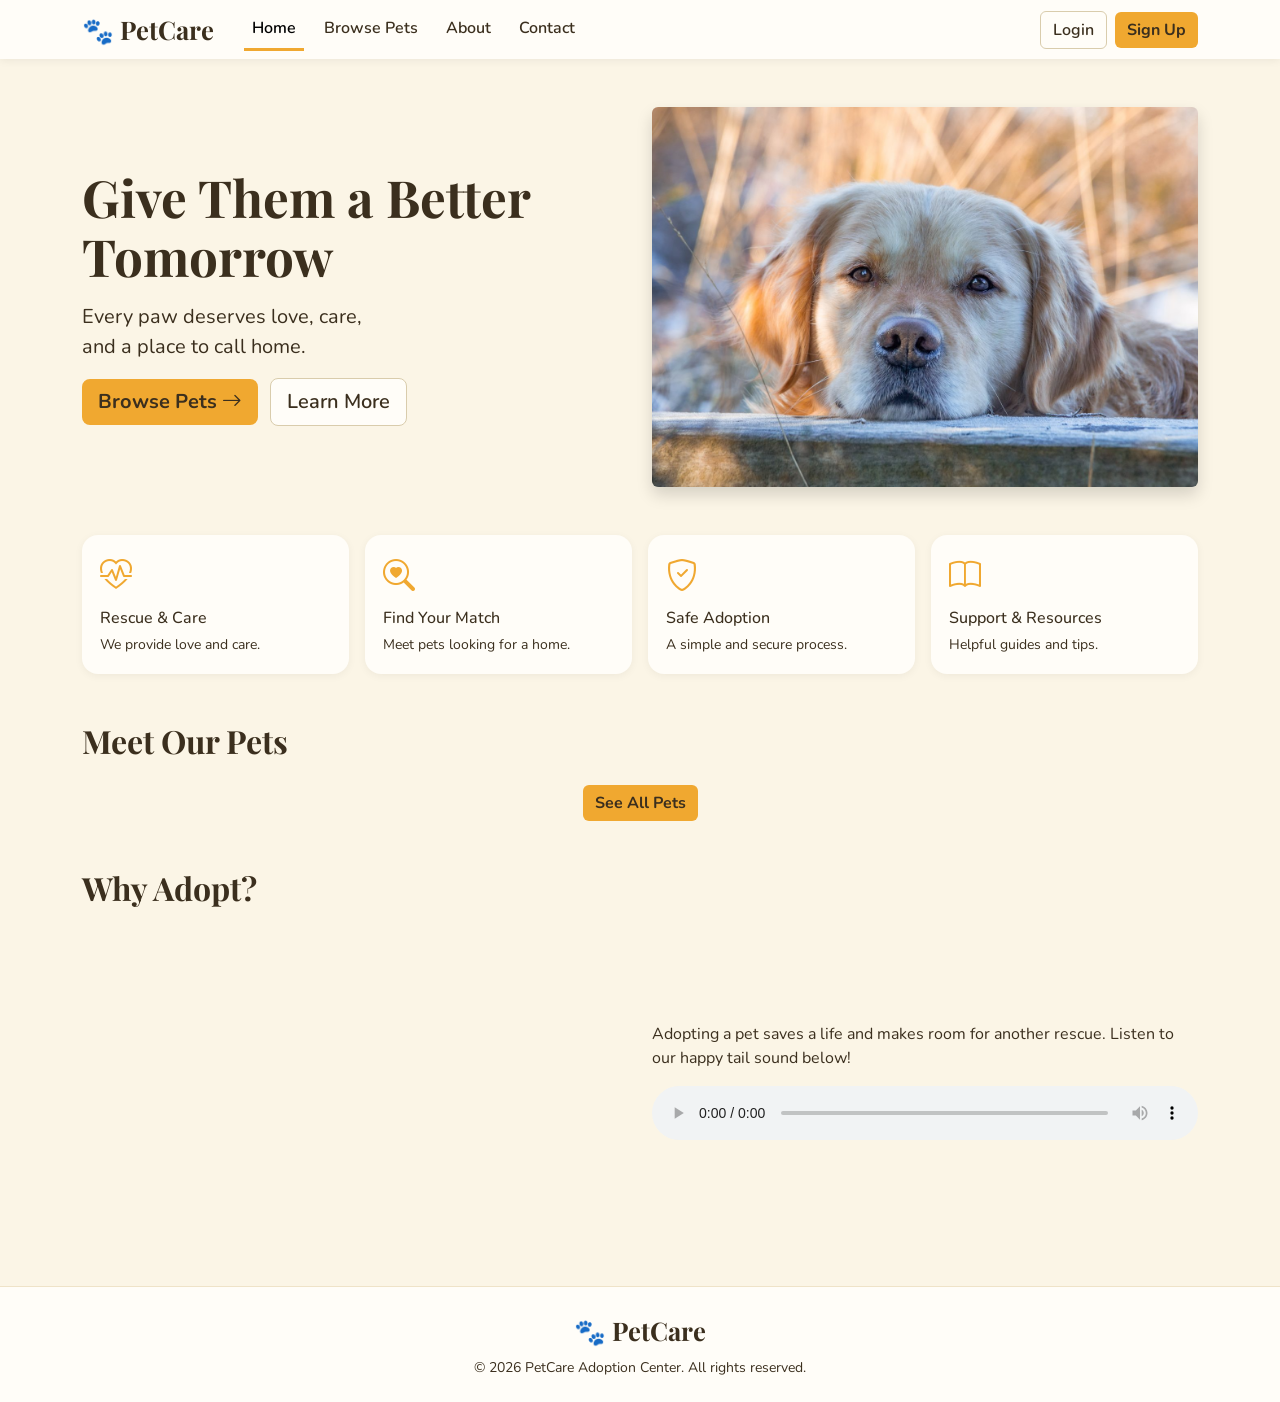
<file: frontend/index.html>
<!doctype html>
<html lang="en">
  <head>
    <meta charset="UTF-8" />
    <meta name="viewport" content="width=device-width, initial-scale=1" />
    <title>PetCare - Home</title>
    <link
      href="https://cdn.jsdelivr.net/npm/bootstrap@5.3.3/dist/css/bootstrap.min.css"
      rel="stylesheet"
    />
    <link
      href="https://cdn.jsdelivr.net/npm/bootstrap-icons@1.11.3/font/bootstrap-icons.css"
      rel="stylesheet"
    />
    <link
      href="https://fonts.googleapis.com/css2?family=Nunito:wght@400;600;700&family=Playfair+Display:wght@700&display=swap"
      rel="stylesheet"
    />
    <link rel="stylesheet" href="css/style.css" />
  </head>
  <body>
    <div id="navbar"></div>

    <!-- Hero -->
    <section class="container hero py-5">
      <div class="row align-items-center g-4">
        <div class="col-md-6">
          <h1>Give Them a Better Tomorrow</h1>
          <p class="fs-5 my-3">
            Every paw deserves love, care,<br />and a place to call home.
          </p>
          <a href="browse.html" class="btn btn-main btn-lg me-2"
            >Browse Pets <i class="bi bi-arrow-right"></i
          ></a>
          <a href="about.html" class="btn btn-light-main btn-lg">Learn More</a>
        </div>
        <div class="col-md-6">
          <img
            src="photos/doghomepage.jpeg"
            alt="Golden retriever dog"
            class="img-fluid rounded shadow"
          />
        </div>
      </div>
    </section>

    <!-- Features -->
    <section class="container">
      <div class="row g-3">
        <div class="col-6 col-lg-3">
          <div class="feature-box">
            <i class="bi bi-heart-pulse"></i>
            <h6 class="mt-2 mb-1">Rescue &amp; Care</h6>
            <small>We provide love and care.</small>
          </div>
        </div>
        <div class="col-6 col-lg-3">
          <div class="feature-box">
            <i class="bi bi-search-heart"></i>
            <h6 class="mt-2 mb-1">Find Your Match</h6>
            <small>Meet pets looking for a home.</small>
          </div>
        </div>
        <div class="col-6 col-lg-3">
          <div class="feature-box">
            <i class="bi bi-shield-check"></i>
            <h6 class="mt-2 mb-1">Safe Adoption</h6>
            <small>A simple and secure process.</small>
          </div>
        </div>
        <div class="col-6 col-lg-3">
          <div class="feature-box">
            <i class="bi bi-book"></i>
            <h6 class="mt-2 mb-1">Support &amp; Resources</h6>
            <small>Helpful guides and tips.</small>
          </div>
        </div>
      </div>
    </section>

    <!-- Featured pets -->
    <section class="container mt-5">
      <h2 class="mb-4">Meet Our Pets</h2>
      <div class="row g-4" id="featured"></div>
      <div class="text-center mt-4">
        <a href="browse.html" class="btn btn-main">See All Pets</a>
      </div>
    </section>

    <!-- Video (multimedia) -->
    <section class="container mt-5">
      <h2 class="mb-4">Why Adopt?</h2>
      <div class="row g-4 align-items-center">
        <div class="col-md-6">
          <div class="ratio ratio-16x9">
            <iframe
              src="https://www.youtube.com/embed/wWw0iQF5Za8?si=qdlhatHM4cGUUrYc"
              title="Adoption video"
              allowfullscreen
            ></iframe>
          </div>
        </div>
        <div class="col-md-6">
          <p>
            Adopting a pet saves a life and makes room for another rescue.
            Listen to our happy tail sound below!
          </p>
          <audio controls class="w-100">
            <source
              src="https://actions.google.com/sounds/v1/animals/dog_barking.ogg"
              type="audio/ogg"
            />
          </audio>
        </div>
      </div>
    </section>

    <div id="footer"></div>

    <script src="https://cdn.jsdelivr.net/npm/bootstrap@5.3.3/dist/js/bootstrap.bundle.min.js"></script>
    <script src="js/main.js"></script>
    <script>
      loadNavbar("Home");
      loadFooter();
      // show first 4 pets
      var html = "";
      pets.slice(0, 4).forEach(function (p) {
        html += petCard(p);
      });
      document.getElementById("featured").innerHTML = html;
    </script>
  </body>
</html>
</file>
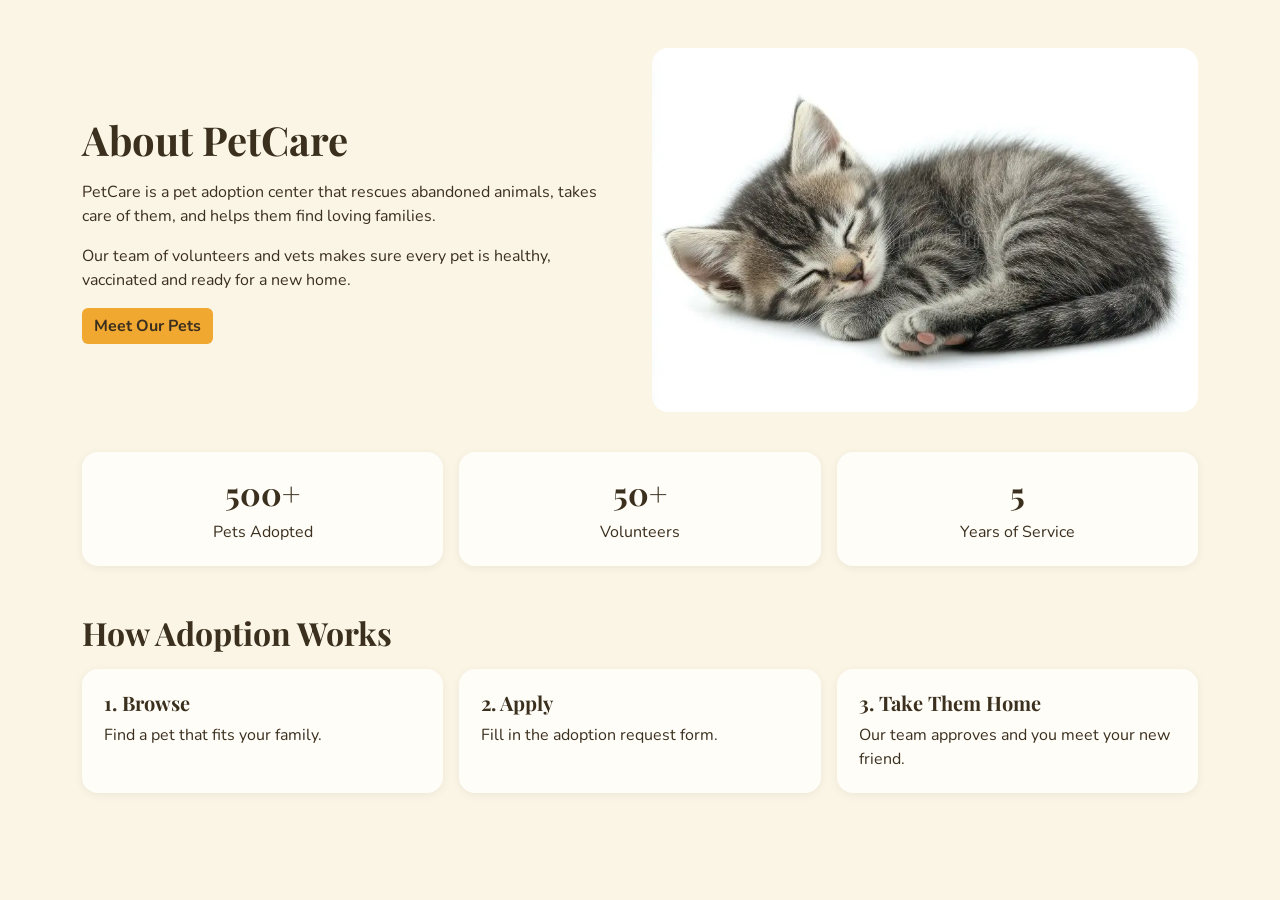
<file: frontend/about.html>
<!DOCTYPE html>
<html lang="en">
<head>
  <meta charset="UTF-8">
  <meta name="viewport" content="width=device-width, initial-scale=1">
  <title>PetCare - About</title>
  <link href="https://cdn.jsdelivr.net/npm/bootstrap@5.3.3/dist/css/bootstrap.min.css" rel="stylesheet">
  <link href="https://cdn.jsdelivr.net/npm/bootstrap-icons@1.11.3/font/bootstrap-icons.css" rel="stylesheet">
  <link href="https://fonts.googleapis.com/css2?family=Nunito:wght@400;600;700&family=Playfair+Display:wght@700&display=swap" rel="stylesheet">
  <link rel="stylesheet" href="css/style.css">
</head>
<body>
  <div id="navbar"></div>

  <div class="container py-5">
    <div class="row g-4 align-items-center">
      <div class="col-md-6">
        <h1>About PetCare</h1>
        <p class="mt-3">PetCare is a pet adoption center that rescues abandoned animals, takes care of them, and helps them find loving families.</p>
        <p>Our team of volunteers and vets makes sure every pet is healthy, vaccinated and ready for a new home.</p>
        <a href="browse.html" class="btn btn-main">Meet Our Pets</a>
      </div>
      <div class="col-md-6">
        <img src="photos/catsleeping.webp" class="img-fluid rounded-4" alt="Pets together">
      </div>
    </div>

    <div class="row text-center g-3 mt-4">
      <div class="col-4"><div class="box"><h2>500+</h2><p class="mb-0">Pets Adopted</p></div></div>
      <div class="col-4"><div class="box"><h2>50+</h2><p class="mb-0">Volunteers</p></div></div>
      <div class="col-4"><div class="box"><h2>5</h2><p class="mb-0">Years of Service</p></div></div>
    </div>

    <h2 class="mt-5 mb-3">How Adoption Works</h2>
    <div class="row g-3">
      <div class="col-md-4"><div class="box h-100"><h5>1. Browse</h5><p class="mb-0">Find a pet that fits your family.</p></div></div>
      <div class="col-md-4"><div class="box h-100"><h5>2. Apply</h5><p class="mb-0">Fill in the adoption request form.</p></div></div>
      <div class="col-md-4"><div class="box h-100"><h5>3. Take Them Home</h5><p class="mb-0">Our team approves and you meet your new friend.</p></div></div>
    </div>
  </div>

  <div id="footer"></div>

  <script src="https://cdn.jsdelivr.net/npm/bootstrap@5.3.3/dist/js/bootstrap.bundle.min.js"></script>
  <script src="js/main.js"></script>
  <script src="js/about.js"></script>
</body>
</html>
</file>
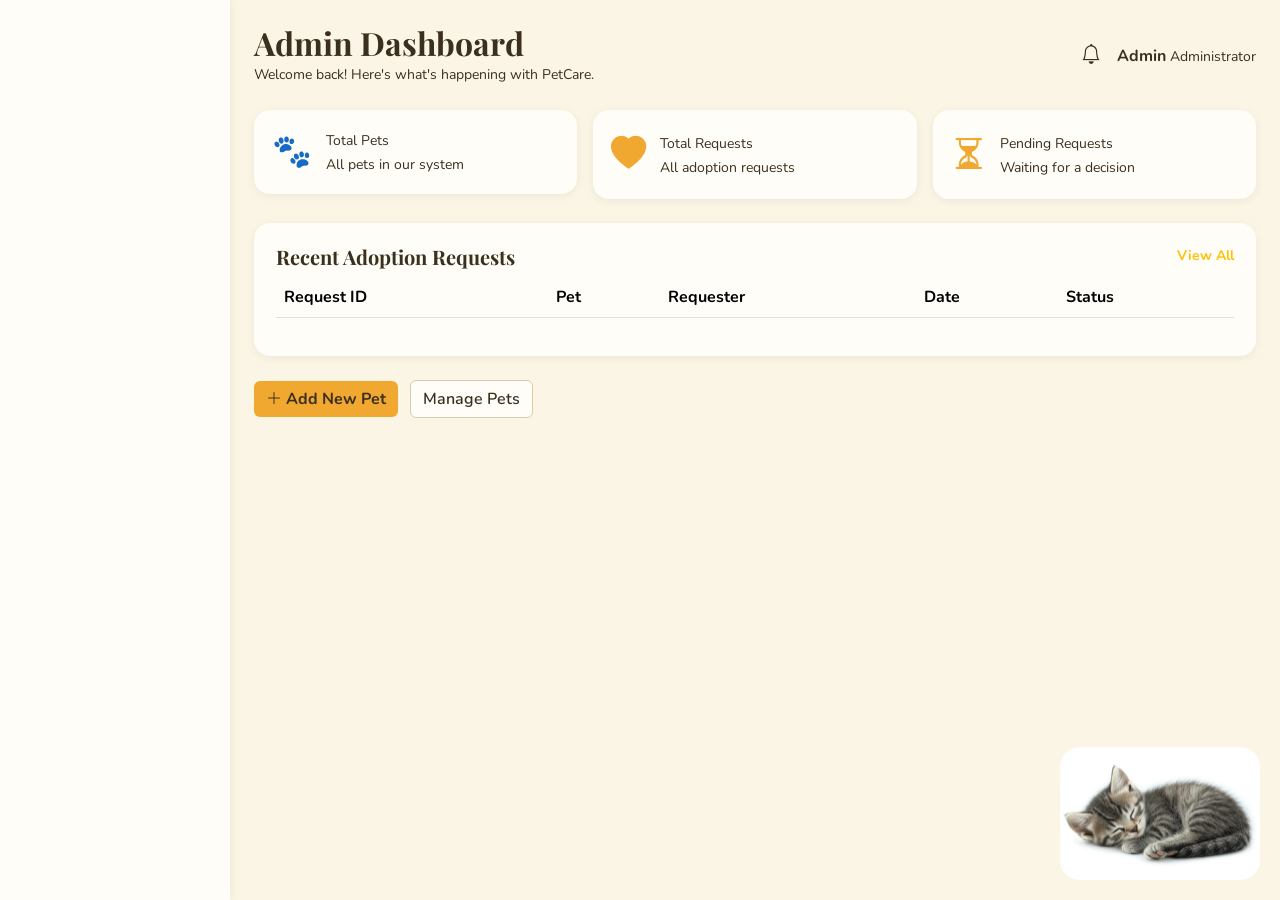
<file: frontend/admin-dashboard.html>
<!DOCTYPE html>
<html lang="en">
<head>
  <meta charset="UTF-8">
  <meta name="viewport" content="width=device-width, initial-scale=1">
  <title>PetCare - Admin Dashboard</title>
  <link href="https://cdn.jsdelivr.net/npm/bootstrap@5.3.3/dist/css/bootstrap.min.css" rel="stylesheet">
  <link href="https://cdn.jsdelivr.net/npm/bootstrap-icons@1.11.3/font/bootstrap-icons.css" rel="stylesheet">
  <link href="https://fonts.googleapis.com/css2?family=Nunito:wght@400;600;700&family=Playfair+Display:wght@700&display=swap" rel="stylesheet">
  <link rel="stylesheet" href="css/style.css">
</head>
<body>
  <div class="admin-wrap">
    <div class="sidebar" id="sidebar"></div>

    <div class="flex-grow-1 p-4 position-relative">
      <div class="d-flex justify-content-between align-items-center mb-4">
        <div>
          <h2 class="mb-0">Admin Dashboard</h2>
          <small>Welcome back! Here's what's happening with PetCare.</small>
        </div>
        <div class="text-end"><i class="bi bi-bell fs-5 me-3"></i><b>Admin</b> <small>Administrator</small></div>
      </div>

      <!-- stats -->
      <div class="row g-3 mb-4">
        <div class="col-md-4"><div class="stat-card"><span class="fs-2">🐾</span><div><small>Total Pets</small><h3 id="totalPets"></h3><small>All pets in our system</small></div></div></div>
        <div class="col-md-4"><div class="stat-card"><i class="bi bi-heart-fill"></i><div><small>Total Requests</small><h3 id="totalReq"></h3><small>All adoption requests</small></div></div></div>
        <div class="col-md-4"><div class="stat-card"><i class="bi bi-hourglass-split"></i><div><small>Pending Requests</small><h3 id="pendingReq"></h3><small>Waiting for a decision</small></div></div></div>
      </div>

      <!-- recent requests -->
      <div class="box">
        <div class="d-flex justify-content-between">
          <h5>Recent Adoption Requests</h5>
          <a href="admin-requests.html" class="small fw-bold text-warning text-decoration-none">View All</a>
        </div>
        <div class="table-responsive">
          <table class="table">
            <thead><tr><th>Request ID</th><th>Pet</th><th>Requester</th><th>Date</th><th>Status</th></tr></thead>
            <tbody id="recent"></tbody>
          </table>
        </div>
      </div>

      <div class="mt-4">
        <a href="admin-pet-form.html" class="btn btn-main me-2"><i class="bi bi-plus-lg"></i> Add New Pet</a>
        <a href="admin-pets.html" class="btn btn-light-main">Manage Pets</a>
      </div>

      <img class="cat-pic" src="photos/catsleeping.webp" alt="Sleeping cat">
    </div>
  </div>

  <script src="https://cdn.jsdelivr.net/npm/bootstrap@5.3.3/dist/js/bootstrap.bundle.min.js"></script>
  <script src="js/main.js"></script>
  <script src="js/admin-dashboard.js"></script>
</body>
</html>
</file>
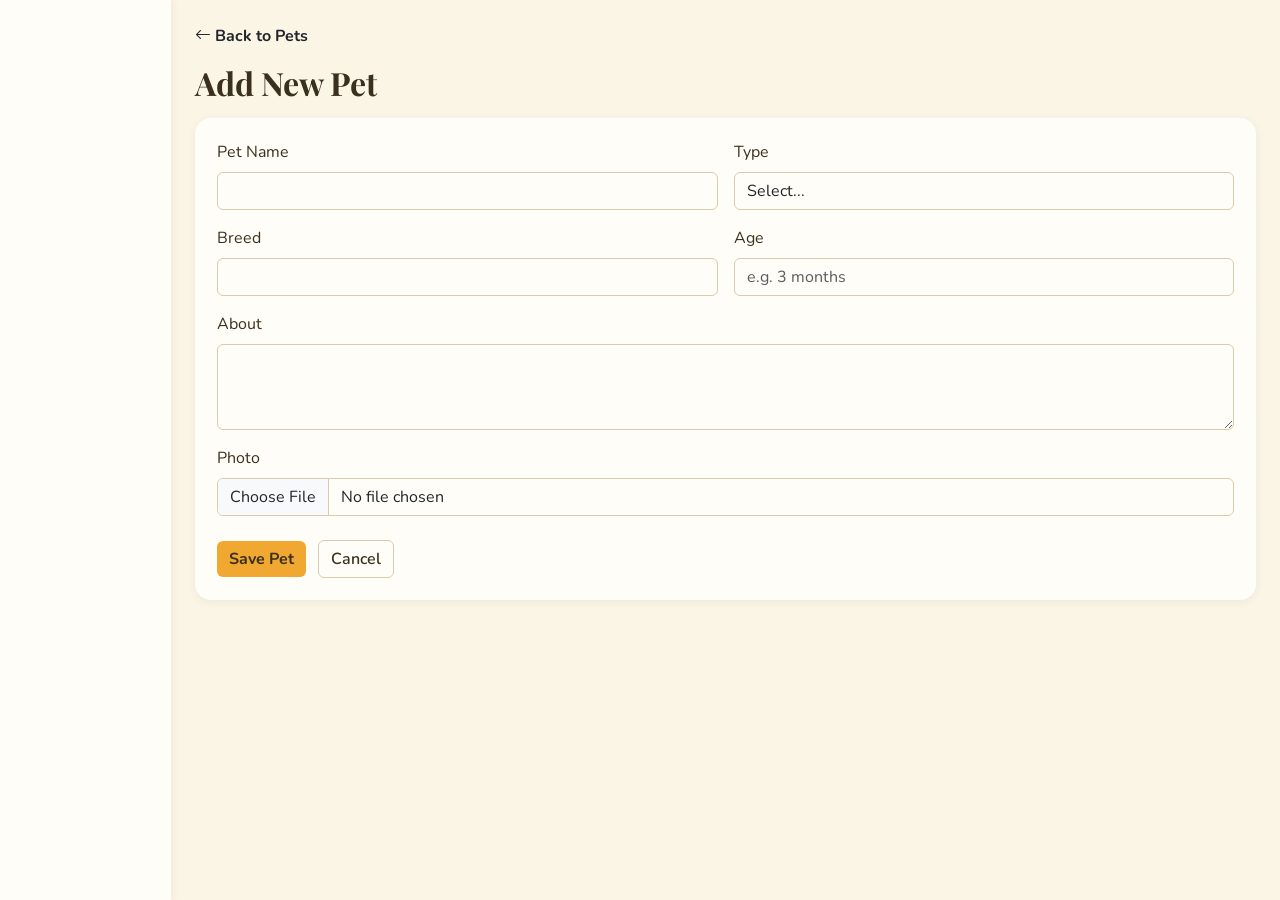
<file: frontend/admin-pet-form.html>
<!DOCTYPE html>
<html lang="en">
<head>
  <meta charset="UTF-8">
  <meta name="viewport" content="width=device-width, initial-scale=1">
  <title>PetCare - Add / Edit Pet</title>
  <link href="https://cdn.jsdelivr.net/npm/bootstrap@5.3.3/dist/css/bootstrap.min.css" rel="stylesheet">
  <link href="https://cdn.jsdelivr.net/npm/bootstrap-icons@1.11.3/font/bootstrap-icons.css" rel="stylesheet">
  <link href="https://fonts.googleapis.com/css2?family=Nunito:wght@400;600;700&family=Playfair+Display:wght@700&display=swap" rel="stylesheet">
  <link rel="stylesheet" href="css/style.css">
</head>
<body>
  <div class="admin-wrap">
    <div class="sidebar" id="sidebar"></div>

    <div class="flex-grow-1 p-4">
      <a href="admin-pets.html" class="text-decoration-none text-dark fw-bold"><i class="bi bi-arrow-left"></i> Back to Pets</a>
      <h2 class="my-3" id="title">Add New Pet</h2>

      <div class="box">
        <form id="petForm" novalidate>
          <div class="row g-3">
            <div class="col-md-6"><label class="form-label">Pet Name</label><input type="text" id="name" class="form-control"></div>
            <div class="col-md-6">
              <label class="form-label">Type</label>
              <select id="type" class="form-select"><option value="">Select...</option><option>Dog</option><option>Cat</option><option>Others</option></select>
            </div>
            <div class="col-md-6"><label class="form-label">Breed</label><input type="text" id="breed" class="form-control"></div>
            <div class="col-md-6"><label class="form-label">Age</label><input type="text" id="age" class="form-control" placeholder="e.g. 3 months"></div>
            <div class="col-12"><label class="form-label">About</label><textarea id="about" rows="3" class="form-control"></textarea></div>
            <div class="col-12">
              <label class="form-label">Photo</label>
              <input type="file" id="photo" class="form-control" accept="image/*">
              <img id="preview" class="mt-2 rounded d-none" width="150" alt="Preview">
            </div>
          </div>
          <button class="btn btn-main mt-4">Save Pet</button>
          <a href="admin-pets.html" class="btn btn-light-main mt-4 ms-2">Cancel</a>
        </form>
      </div>
    </div>
  </div>

  <script src="https://cdn.jsdelivr.net/npm/bootstrap@5.3.3/dist/js/bootstrap.bundle.min.js"></script>
  <script src="js/main.js"></script>
  <script src="js/admin-pet-form.js"></script>
</body>
</html>
</file>
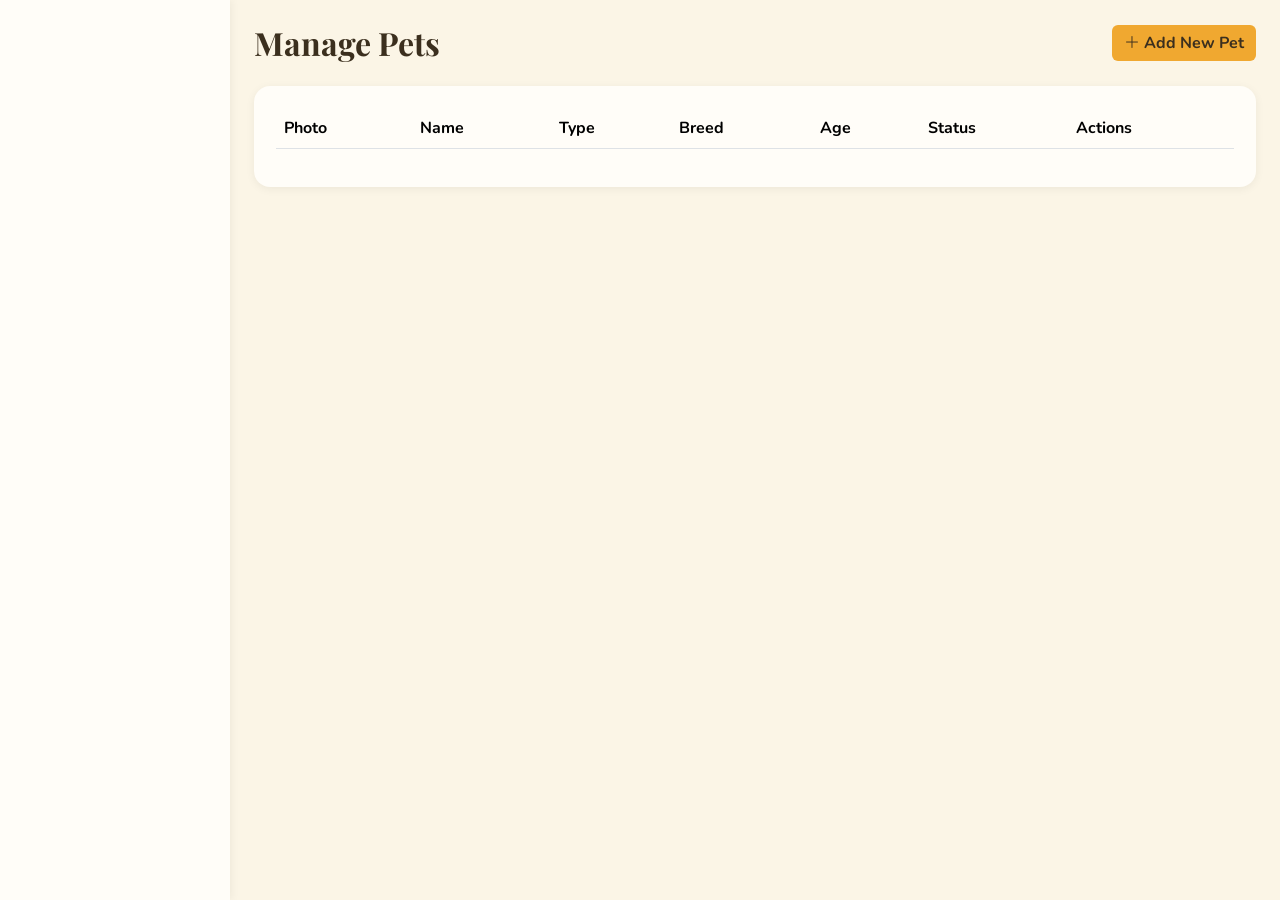
<file: frontend/admin-pets.html>
<!DOCTYPE html>
<html lang="en">
<head>
  <meta charset="UTF-8">
  <meta name="viewport" content="width=device-width, initial-scale=1">
  <title>PetCare - Manage Pets</title>
  <link href="https://cdn.jsdelivr.net/npm/bootstrap@5.3.3/dist/css/bootstrap.min.css" rel="stylesheet">
  <link href="https://cdn.jsdelivr.net/npm/bootstrap-icons@1.11.3/font/bootstrap-icons.css" rel="stylesheet">
  <link href="https://fonts.googleapis.com/css2?family=Nunito:wght@400;600;700&family=Playfair+Display:wght@700&display=swap" rel="stylesheet">
  <link rel="stylesheet" href="css/style.css">
</head>
<body>
  <div class="admin-wrap">
    <div class="sidebar" id="sidebar"></div>

    <div class="flex-grow-1 p-4">
      <div class="d-flex justify-content-between align-items-center mb-4">
        <h2 class="mb-0">Manage Pets</h2>
        <a href="admin-pet-form.html" class="btn btn-main"><i class="bi bi-plus-lg"></i> Add New Pet</a>
      </div>

      <div class="box">
        <div class="table-responsive">
          <table class="table align-middle">
            <thead><tr><th>Photo</th><th>Name</th><th>Type</th><th>Breed</th><th>Age</th><th>Status</th><th>Actions</th></tr></thead>
            <tbody id="petTable"></tbody>
          </table>
        </div>
      </div>
    </div>
  </div>

  <script src="https://cdn.jsdelivr.net/npm/bootstrap@5.3.3/dist/js/bootstrap.bundle.min.js"></script>
  <script src="js/main.js"></script>
  <script src="js/admin-pets.js"></script>
</body>
</html>
</file>
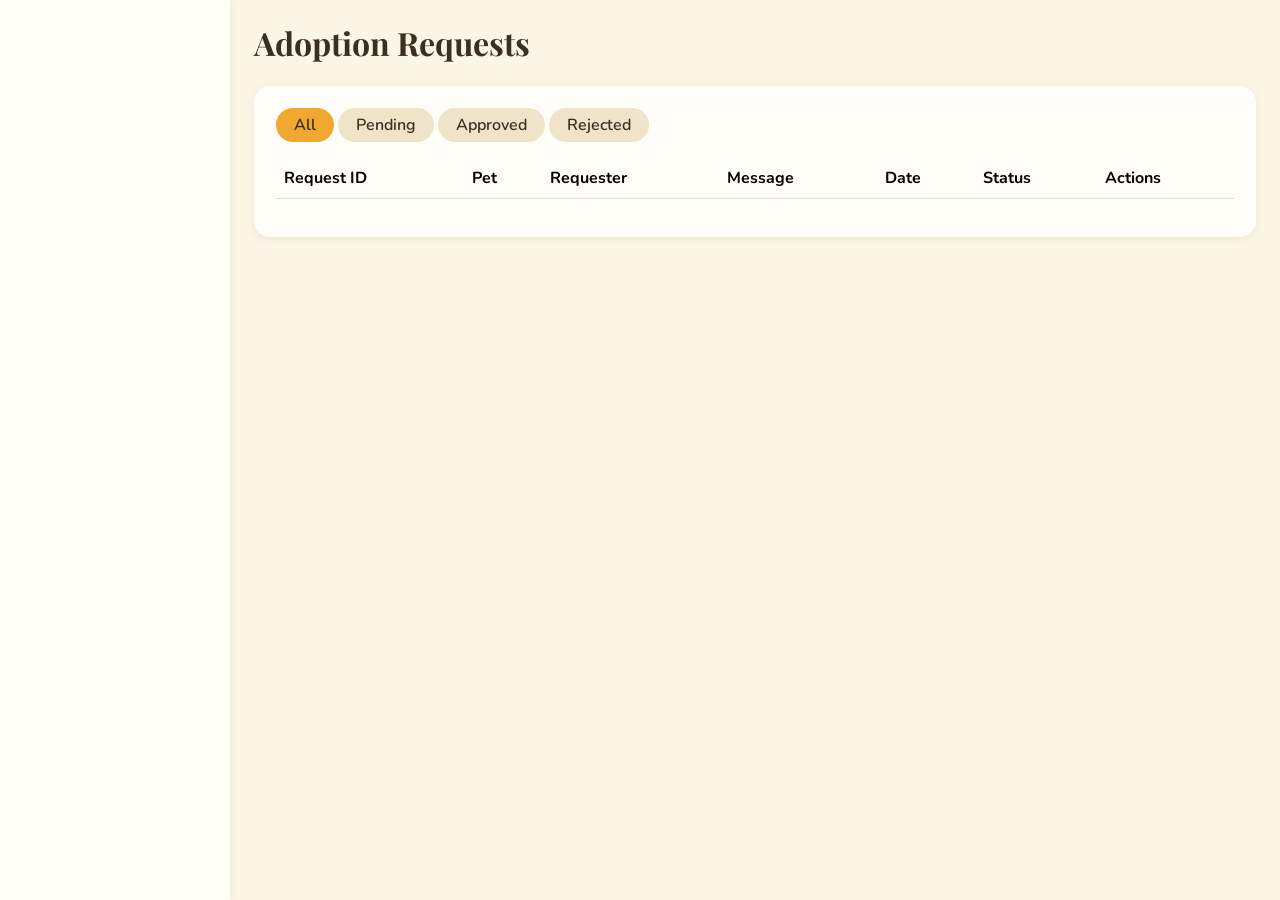
<file: frontend/admin-requests.html>
<!DOCTYPE html>
<html lang="en">
<head>
  <meta charset="UTF-8">
  <meta name="viewport" content="width=device-width, initial-scale=1">
  <title>PetCare - Adoption Requests</title>
  <link href="https://cdn.jsdelivr.net/npm/bootstrap@5.3.3/dist/css/bootstrap.min.css" rel="stylesheet">
  <link href="https://cdn.jsdelivr.net/npm/bootstrap-icons@1.11.3/font/bootstrap-icons.css" rel="stylesheet">
  <link href="https://fonts.googleapis.com/css2?family=Nunito:wght@400;600;700&family=Playfair+Display:wght@700&display=swap" rel="stylesheet">
  <link rel="stylesheet" href="css/style.css">
</head>
<body>
  <div class="admin-wrap">
    <div class="sidebar" id="sidebar"></div>

    <div class="flex-grow-1 p-4">
      <h2 class="mb-4">Adoption Requests</h2>

      <div class="box">
        <div class="mb-3">
          <button class="chip active" onclick="setFilter('All', this)">All</button>
          <button class="chip" onclick="setFilter('Pending', this)">Pending</button>
          <button class="chip" onclick="setFilter('Approved', this)">Approved</button>
          <button class="chip" onclick="setFilter('Rejected', this)">Rejected</button>
        </div>
        <div class="table-responsive">
          <table class="table align-middle">
            <thead><tr><th>Request ID</th><th>Pet</th><th>Requester</th><th>Message</th><th>Date</th><th>Status</th><th>Actions</th></tr></thead>
            <tbody id="reqTable"></tbody>
          </table>
        </div>
      </div>
    </div>
  </div>

  <script src="https://cdn.jsdelivr.net/npm/bootstrap@5.3.3/dist/js/bootstrap.bundle.min.js"></script>
  <script src="js/main.js"></script>
  <script src="js/admin-requests.js"></script>
</body>
</html>
</file>
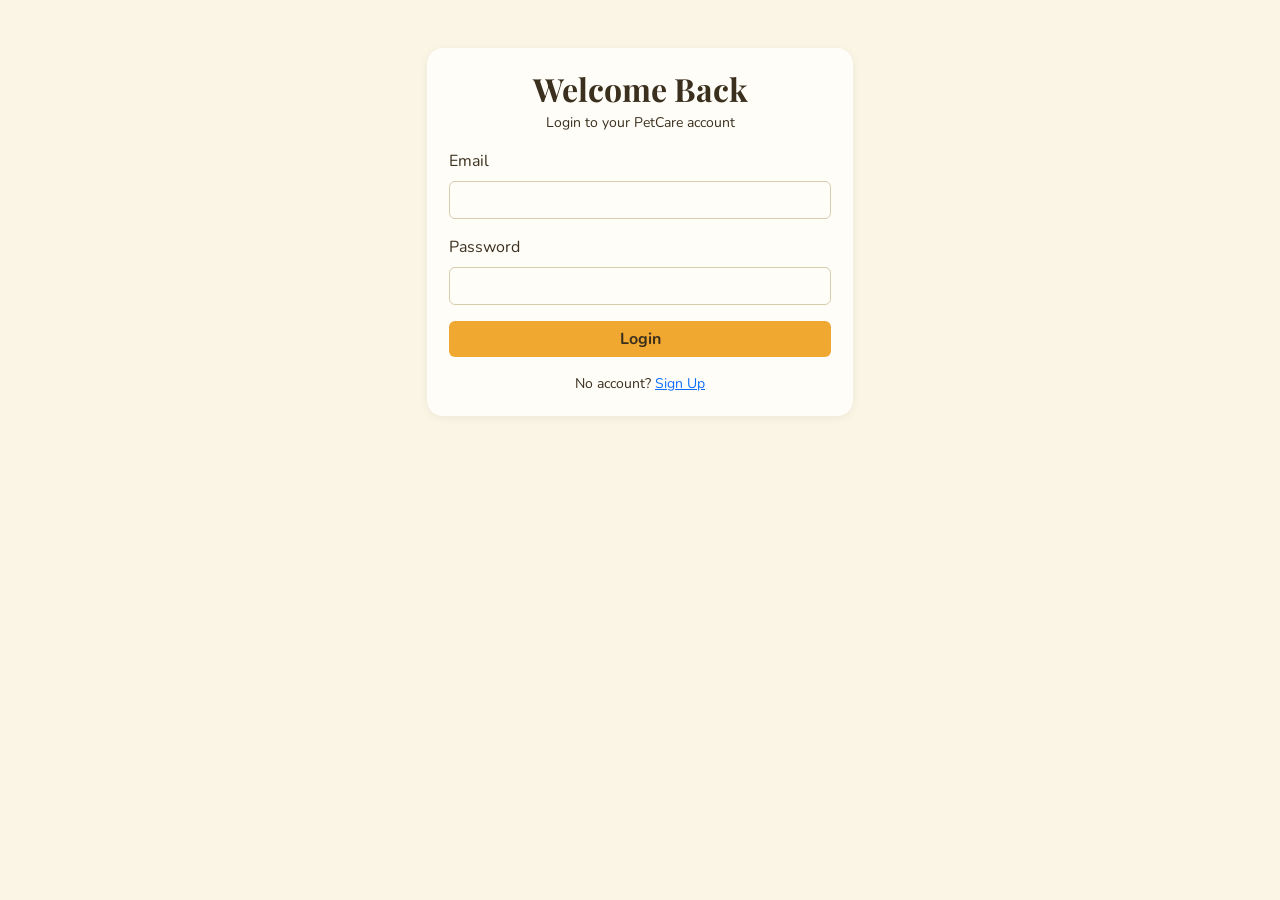
<file: frontend/admin-users.html>
<!DOCTYPE html>
<html lang="en">
<head>
  <meta charset="UTF-8">
  <meta name="viewport" content="width=device-width, initial-scale=1">
  <title>PetCare - Users</title>
  <link href="https://cdn.jsdelivr.net/npm/bootstrap@5.3.3/dist/css/bootstrap.min.css" rel="stylesheet">
  <link href="https://cdn.jsdelivr.net/npm/bootstrap-icons@1.11.3/font/bootstrap-icons.css" rel="stylesheet">
  <link href="https://fonts.googleapis.com/css2?family=Nunito:wght@400;600;700&family=Playfair+Display:wght@700&display=swap" rel="stylesheet">
  <link rel="stylesheet" href="css/style.css">
</head>
<body>
  <div class="admin-wrap">
    <div class="sidebar" id="sidebar"></div>

    <div class="flex-grow-1 p-4">
      <h2 class="mb-4">Users</h2>
      <div class="box">
        <input type="text" id="search" class="form-control mb-3" placeholder="Search users by name or email...">
        <div class="table-responsive">
          <table class="table align-middle">
            <thead><tr><th>#</th><th>Name</th><th>Email</th><th>Role</th><th>Status</th><th>Actions</th></tr></thead>
            <tbody id="userTable"></tbody>
          </table>
        </div>
      </div>
    </div>
  </div>

  <script src="https://cdn.jsdelivr.net/npm/bootstrap@5.3.3/dist/js/bootstrap.bundle.min.js"></script>
  <script src="js/main.js"></script>
  <script>
    loadSidebar("Users");

    function showUsers() {
      var text = document.getElementById("search").value.toLowerCase();
      var html = "";
      users.forEach(function (u, i) {
        if ((u.name + u.email).toLowerCase().includes(text)) {
          var btnText = u.status === "Active" ? "Block" : "Unblock";
          html += "<tr><td>" + u.id + "</td><td>" + u.name + "</td><td>" + u.email + "</td><td>" + u.role +
            '</td><td><span class="badge-status st-' + u.status + '">' + u.status + "</span></td><td>" +
            '<button class="btn btn-sm btn-main me-1" onclick="toggleUser(' + i + ')">' + btnText + "</button>" +
            '<button class="btn btn-sm btn-danger" onclick="deleteUser(' + i + ')"><i class="bi bi-trash"></i></button></td></tr>';
        }
      });
      document.getElementById("userTable").innerHTML = html;
    }

    function toggleUser(i) {
      users[i].status = users[i].status === "Active" ? "Blocked" : "Active";
      showUsers();
    }

    function deleteUser(i) {
      if (confirm("Delete this user?")) {
        users.splice(i, 1);
        showUsers();
      }
    }

    document.getElementById("search").addEventListener("keyup", showUsers);
    showUsers();
  </script>
</body>
</html>
</file>
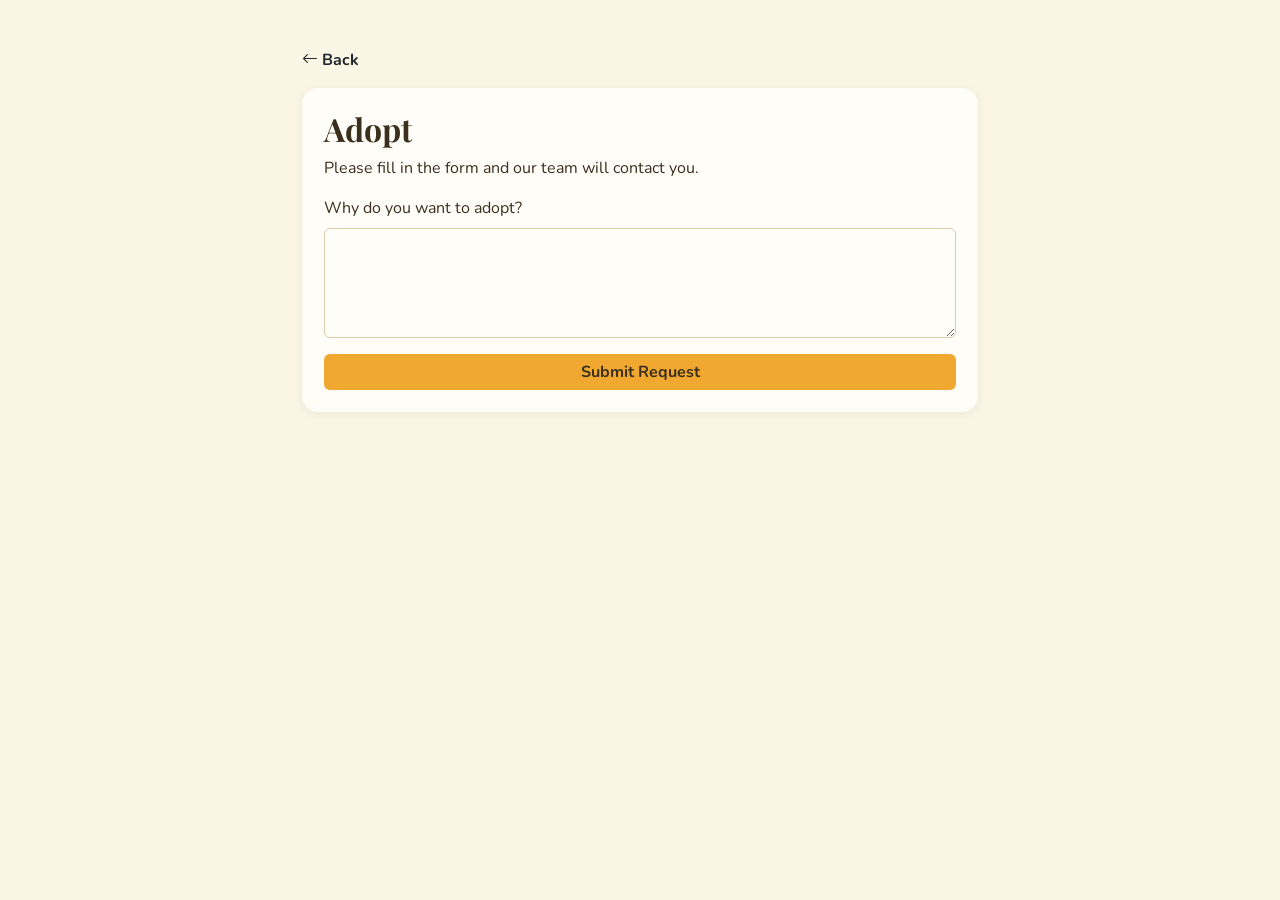
<file: frontend/adopt.html>
<!DOCTYPE html>
<html lang="en">
<head>
  <meta charset="UTF-8">
  <meta name="viewport" content="width=device-width, initial-scale=1">
  <title>PetCare - Adoption Request</title>
  <link href="https://cdn.jsdelivr.net/npm/bootstrap@5.3.3/dist/css/bootstrap.min.css" rel="stylesheet">
  <link href="https://cdn.jsdelivr.net/npm/bootstrap-icons@1.11.3/font/bootstrap-icons.css" rel="stylesheet">
  <link href="https://fonts.googleapis.com/css2?family=Nunito:wght@400;600;700&family=Playfair+Display:wght@700&display=swap" rel="stylesheet">
  <link rel="stylesheet" href="css/style.css">
</head>
<body>
  <div id="navbar"></div>

  <div class="container py-5" style="max-width: 700px;">
    <a href="pet-details.html" id="backLink" class="text-decoration-none text-dark fw-bold"><i class="bi bi-arrow-left"></i> Back</a>
    <div class="box mt-3">
      <h2>Adopt <span id="petName"></span></h2>
      <p>Please fill in the form and our team will contact you.</p>

      <form id="adoptForm" novalidate>
        <div class="mb-3">
          <label class="form-label">Why do you want to adopt?</label>
          <textarea id="message" class="form-control" rows="4"></textarea>
        </div>
        <button class="btn btn-main w-100">Submit Request</button>
      </form>
    </div>
  </div>

  <div id="footer"></div>

  <script src="https://cdn.jsdelivr.net/npm/bootstrap@5.3.3/dist/js/bootstrap.bundle.min.js"></script>
  <script src="js/main.js"></script>
  <script src="js/adopt.js"></script>
</body>
</html>
</file>
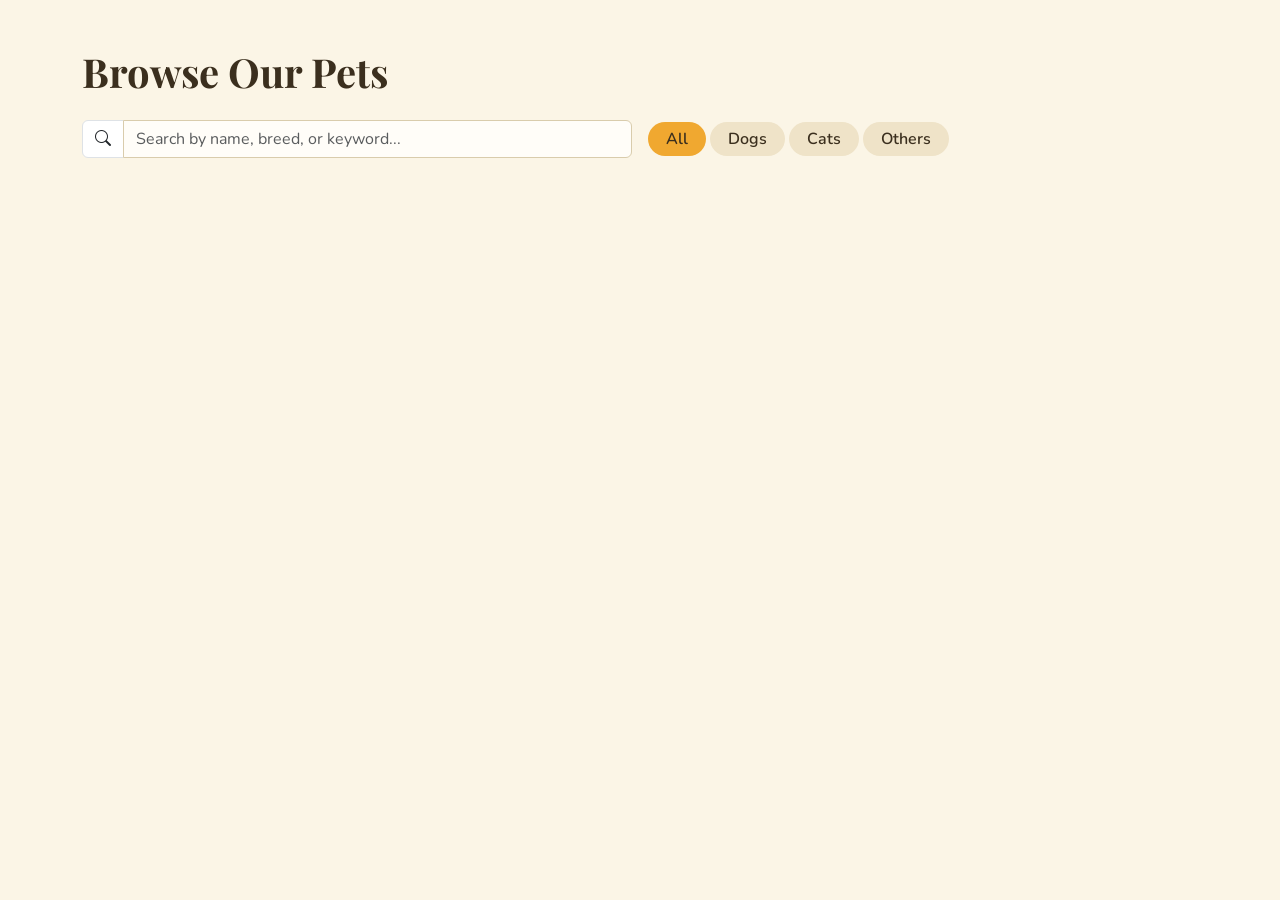
<file: frontend/browse.html>
<!DOCTYPE html>
<html lang="en">
<head>
  <meta charset="UTF-8">
  <meta name="viewport" content="width=device-width, initial-scale=1">
  <title>PetCare - Browse Pets</title>
  <link href="https://cdn.jsdelivr.net/npm/bootstrap@5.3.3/dist/css/bootstrap.min.css" rel="stylesheet">
  <link href="https://cdn.jsdelivr.net/npm/bootstrap-icons@1.11.3/font/bootstrap-icons.css" rel="stylesheet">
  <link href="https://fonts.googleapis.com/css2?family=Nunito:wght@400;600;700&family=Playfair+Display:wght@700&display=swap" rel="stylesheet">
  <link rel="stylesheet" href="css/style.css">
</head>
<body>
  <div id="navbar"></div>

  <div class="container py-5">
    <h1 class="mb-4">Browse Our Pets</h1>

    <!-- search + filters -->
    <div class="row g-3 mb-4 align-items-center">
      <div class="col-md-6">
        <div class="input-group">
          <span class="input-group-text bg-white"><i class="bi bi-search"></i></span>
          <input type="text" id="search" class="form-control" placeholder="Search by name, breed, or keyword...">
        </div>
      </div>
      <div class="col-md-6">
        <button class="chip active" onclick="setFilter('All', this)">All</button>
        <button class="chip" onclick="setFilter('Dog', this)">Dogs</button>
        <button class="chip" onclick="setFilter('Cat', this)">Cats</button>
        <button class="chip" onclick="setFilter('Others', this)">Others</button>
      </div>
    </div>

    <div class="row g-4" id="petList"></div>
    <p id="noResult" class="text-center d-none">No pets found.</p>
  </div>

  <div id="footer"></div>

  <script src="https://cdn.jsdelivr.net/npm/bootstrap@5.3.3/dist/js/bootstrap.bundle.min.js"></script>
  <script src="js/main.js"></script>
  <script src="js/browse.js"></script>
</body>
</html>
</file>
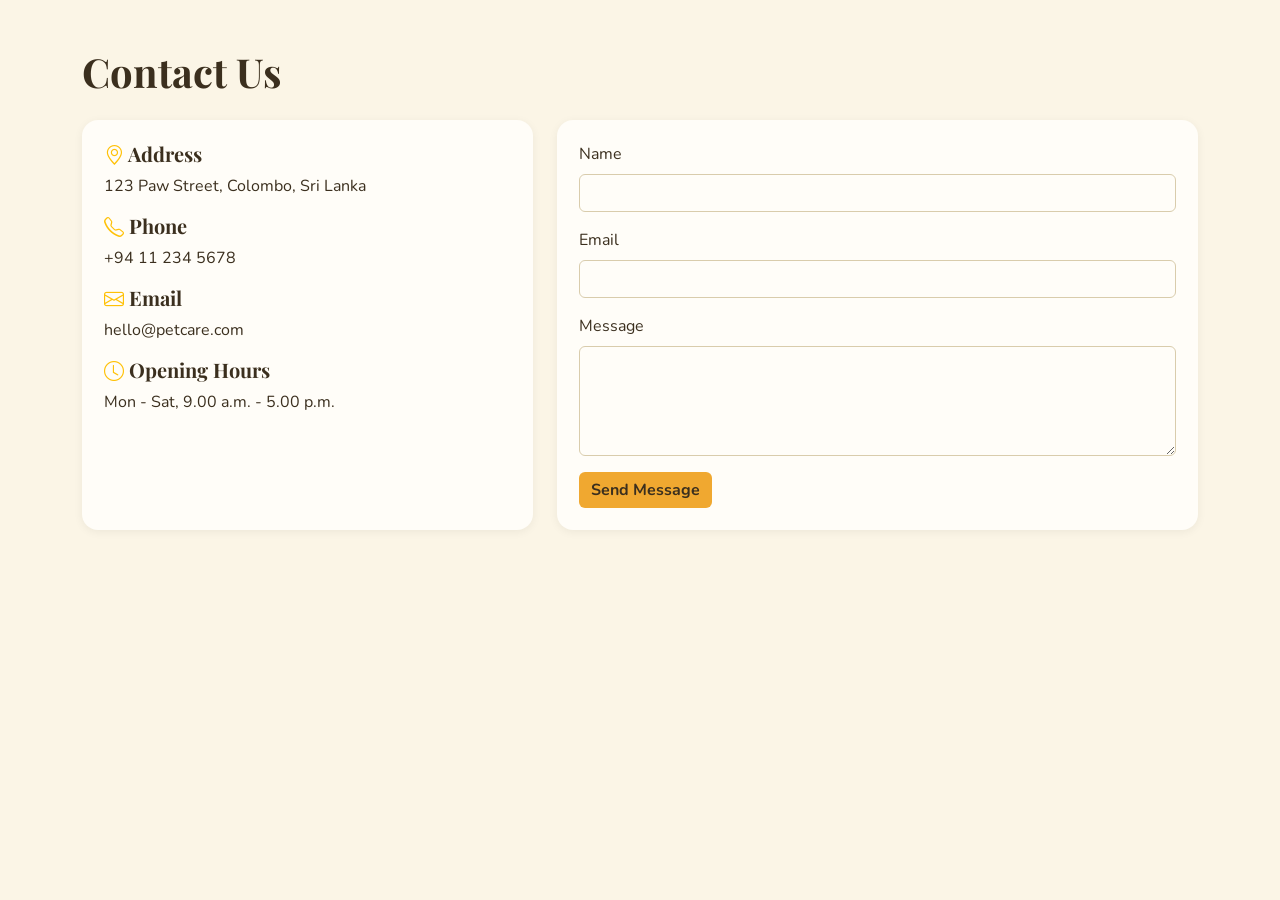
<file: frontend/contact.html>
<!DOCTYPE html>
<html lang="en">
<head>
  <meta charset="UTF-8">
  <meta name="viewport" content="width=device-width, initial-scale=1">
  <title>PetCare - Contact</title>
  <link href="https://cdn.jsdelivr.net/npm/bootstrap@5.3.3/dist/css/bootstrap.min.css" rel="stylesheet">
  <link href="https://cdn.jsdelivr.net/npm/bootstrap-icons@1.11.3/font/bootstrap-icons.css" rel="stylesheet">
  <link href="https://fonts.googleapis.com/css2?family=Nunito:wght@400;600;700&family=Playfair+Display:wght@700&display=swap" rel="stylesheet">
  <link rel="stylesheet" href="css/style.css">
</head>
<body>
  <div id="navbar"></div>

  <div class="container py-5">
    <h1 class="mb-4">Contact Us</h1>
    <div class="row g-4">
      <div class="col-md-5">
        <div class="box h-100">
          <h5><i class="bi bi-geo-alt text-warning"></i> Address</h5>
          <p>123 Paw Street, Colombo, Sri Lanka</p>
          <h5><i class="bi bi-telephone text-warning"></i> Phone</h5>
          <p>+94 11 234 5678</p>
          <h5><i class="bi bi-envelope text-warning"></i> Email</h5>
          <p>hello@petcare.com</p>
          <h5><i class="bi bi-clock text-warning"></i> Opening Hours</h5>
          <p class="mb-0">Mon - Sat, 9.00 a.m. - 5.00 p.m.</p>
        </div>
      </div>
      <div class="col-md-7">
        <div class="box">
          <form id="contactForm" novalidate>
            <div class="mb-3">
              <label class="form-label">Name</label>
              <input type="text" id="name" class="form-control">
            </div>
            <div class="mb-3">
              <label class="form-label">Email</label>
              <input type="email" id="email" class="form-control">
            </div>
            <div class="mb-3">
              <label class="form-label">Message</label>
              <textarea id="message" rows="4" class="form-control"></textarea>
            </div>
            <button class="btn btn-main">Send Message</button>
          </form>
        </div>
      </div>
    </div>
  </div>

  <div id="footer"></div>

  <script src="https://cdn.jsdelivr.net/npm/bootstrap@5.3.3/dist/js/bootstrap.bundle.min.js"></script>
  <script src="js/main.js"></script>
  <script src="js/contact.js"></script>
</body>
</html>
</file>
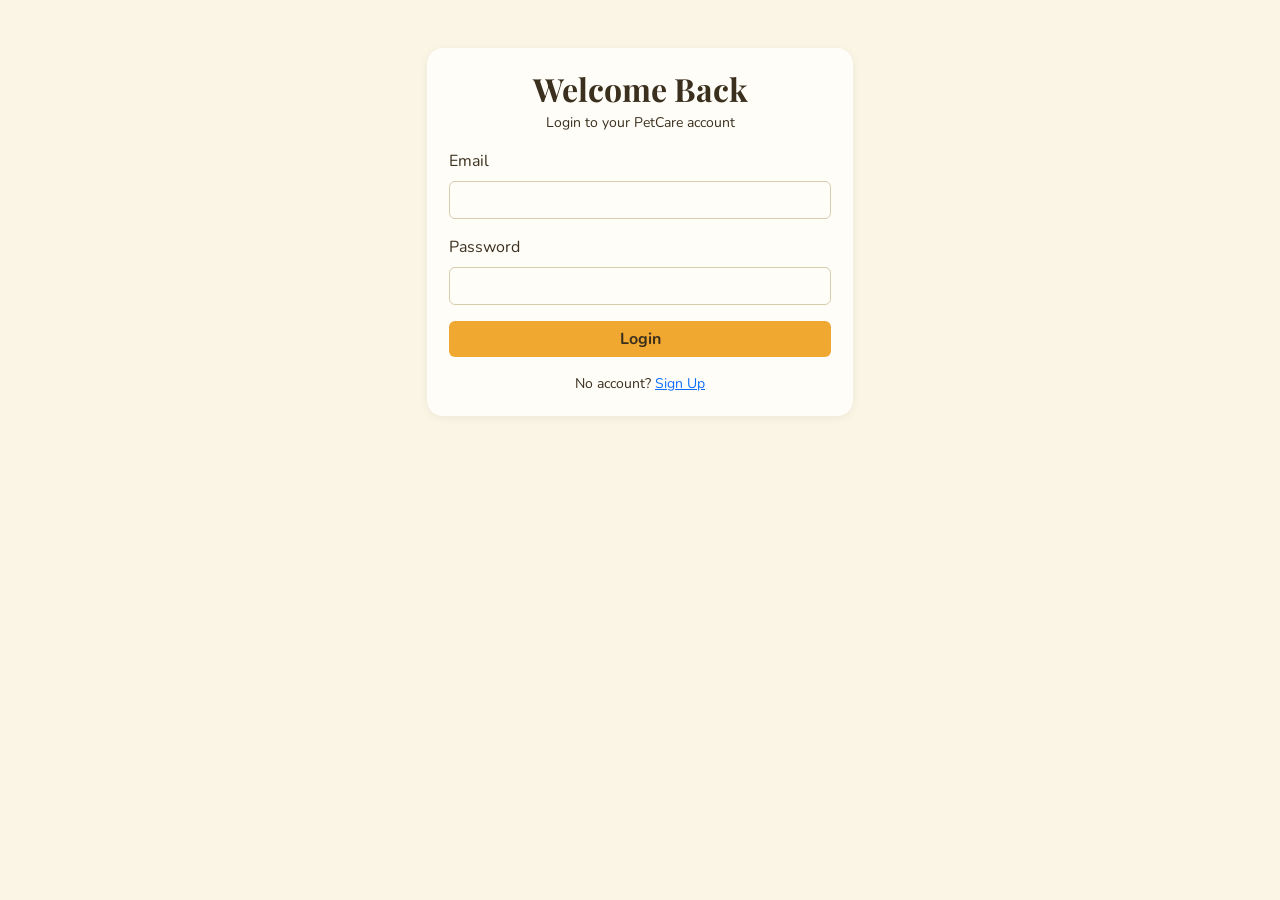
<file: frontend/login.html>
<!DOCTYPE html>
<html lang="en">
<head>
  <meta charset="UTF-8">
  <meta name="viewport" content="width=device-width, initial-scale=1">
  <title>PetCare - Login</title>
  <link href="https://cdn.jsdelivr.net/npm/bootstrap@5.3.3/dist/css/bootstrap.min.css" rel="stylesheet">
  <link href="https://cdn.jsdelivr.net/npm/bootstrap-icons@1.11.3/font/bootstrap-icons.css" rel="stylesheet">
  <link href="https://fonts.googleapis.com/css2?family=Nunito:wght@400;600;700&family=Playfair+Display:wght@700&display=swap" rel="stylesheet">
  <link rel="stylesheet" href="css/style.css">
</head>
<body>
  <div id="navbar"></div>

  <div class="container py-5" style="max-width: 450px;">
    <div class="box">
      <h2 class="text-center mb-1">Welcome Back</h2>
      <p class="text-center small">Login to your PetCare account</p>
      <form id="loginForm" novalidate>
        <div class="mb-3">
          <label class="form-label">Email</label>
          <input type="email" id="email" class="form-control">
        </div>
        <div class="mb-3">
          <label class="form-label">Password</label>
          <input type="password" id="password" class="form-control">
        </div>
        <button class="btn btn-main w-100">Login</button>
      </form>
      <p class="text-center small mt-3 mb-0">No account? <a href="signup.html">Sign Up</a></p>
    </div>
  </div>

  <div id="footer"></div>

  <script src="https://cdn.jsdelivr.net/npm/bootstrap@5.3.3/dist/js/bootstrap.bundle.min.js"></script>
  <script src="js/main.js"></script>
  <script src="js/login.js"></script>
</body>
</html>
</file>
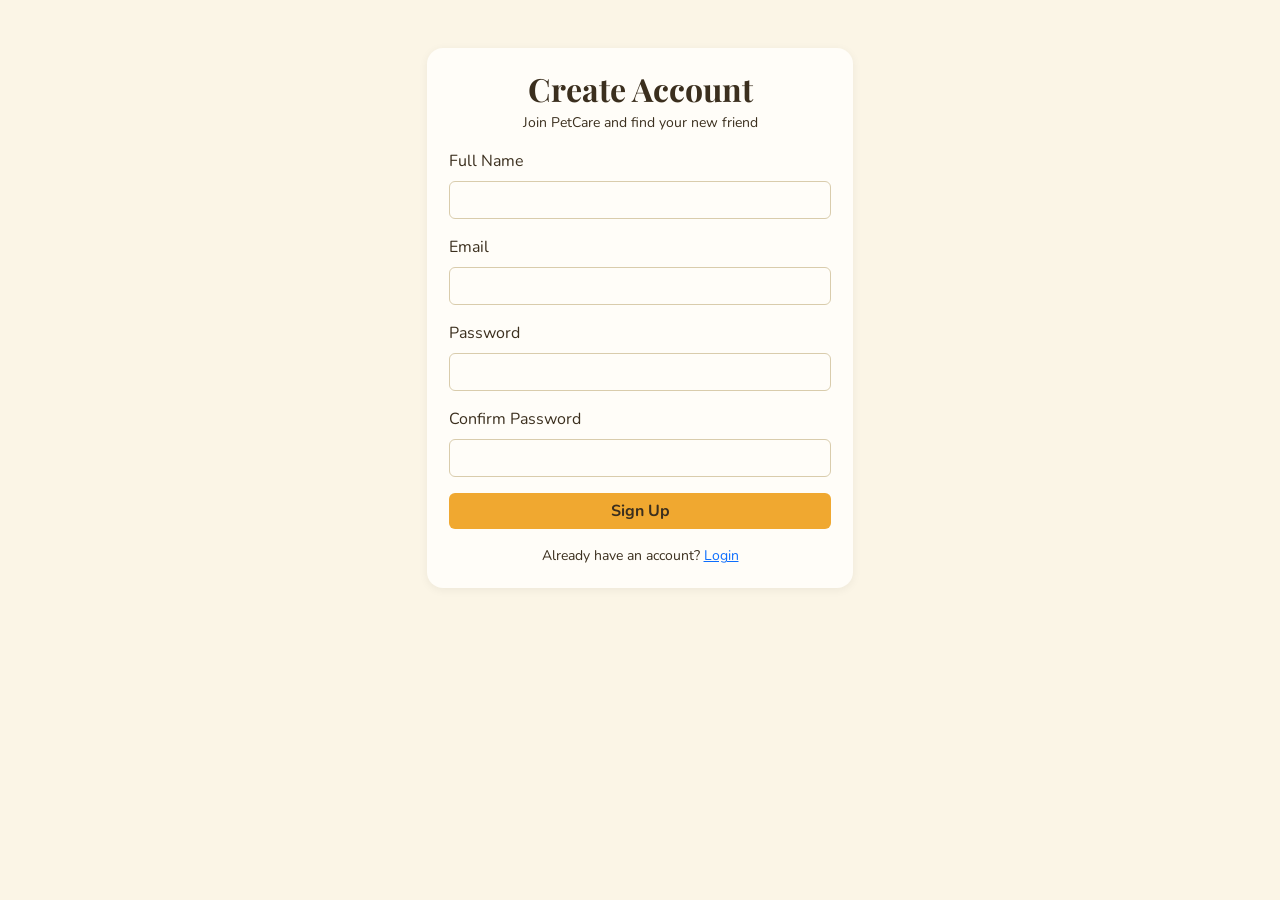
<file: frontend/signup.html>
<!DOCTYPE html>
<html lang="en">
<head>
  <meta charset="UTF-8">
  <meta name="viewport" content="width=device-width, initial-scale=1">
  <title>PetCare - Sign Up</title>
  <link href="https://cdn.jsdelivr.net/npm/bootstrap@5.3.3/dist/css/bootstrap.min.css" rel="stylesheet">
  <link href="https://cdn.jsdelivr.net/npm/bootstrap-icons@1.11.3/font/bootstrap-icons.css" rel="stylesheet">
  <link href="https://fonts.googleapis.com/css2?family=Nunito:wght@400;600;700&family=Playfair+Display:wght@700&display=swap" rel="stylesheet">
  <link rel="stylesheet" href="css/style.css">
</head>
<body>
  <div id="navbar"></div>

  <div class="container py-5" style="max-width: 450px;">
    <div class="box">
      <h2 class="text-center mb-1">Create Account</h2>
      <p class="text-center small">Join PetCare and find your new friend</p>
      <form id="signupForm" novalidate>
        <div class="mb-3">
          <label class="form-label">Full Name</label>
          <input type="text" id="name" class="form-control">
        </div>
        <div class="mb-3">
          <label class="form-label">Email</label>
          <input type="email" id="email" class="form-control">
        </div>
        <div class="mb-3">
          <label class="form-label">Password</label>
          <input type="password" id="password" class="form-control">
        </div>
        <div class="mb-3">
          <label class="form-label">Confirm Password</label>
          <input type="password" id="confirm" class="form-control">
        </div>
        <button class="btn btn-main w-100">Sign Up</button>
      </form>
      <p class="text-center small mt-3 mb-0">Already have an account? <a href="login.html">Login</a></p>
    </div>
  </div>

  <div id="footer"></div>

  <script src="https://cdn.jsdelivr.net/npm/bootstrap@5.3.3/dist/js/bootstrap.bundle.min.js"></script>
  <script src="js/main.js"></script>
  <script src="js/signup.js"></script>
</body>
</html>
</file>
<file: frontend/css/style.css>
/* ===== PetCare shared styles ===== */
:root {
  --cream: #fbf5e6;
  --white: #fffdf8;
  --beige: #efe3c8;
  --yellow: #f0a830;
  --yellow-dark: #d98f12;
  --brown: #3b2f1e;
}

body {
  background: var(--cream);
  color: var(--brown);
  font-family: 'Nunito', sans-serif;
}

h1, h2, h3, h4, h5, .brand {
  font-family: 'Playfair Display', serif;
  font-weight: 700;
}

/* ---- navbar ---- */
.navbar { background: var(--white); box-shadow: 0 2px 8px rgba(0, 0, 0, .06); }
.brand { font-size: 1.6rem; color: var(--brown); text-decoration: none; }
.brand:hover { color: var(--brown); }
.navbar .nav-link { color: var(--brown); font-weight: 600; margin: 0 6px; }
.navbar .nav-link.active { border-bottom: 3px solid var(--yellow); }

/* ---- buttons ---- */
.btn-main { background: var(--yellow); color: var(--brown); border: 0; font-weight: 700; }
.btn-main:hover { background: var(--yellow-dark); color: #fff; }
.btn-light-main { background: var(--white); color: var(--brown); border: 1px solid #d9ccac; font-weight: 600; }
.btn-light-main:hover { background: var(--beige); color: var(--brown); }

/* ---- hero ---- */
.hero h1 { font-size: 3.2rem; line-height: 1.15; }
.hero img { border-radius: 24px; width: 100%; height: 380px; object-fit: cover; box-shadow: 0 8px 24px rgba(0, 0, 0, .12); }

.feature-box { background: var(--white); border-radius: 16px; padding: 18px; height: 100%; box-shadow: 0 2px 8px rgba(0, 0, 0, .05); }
.feature-box i { font-size: 2rem; color: var(--yellow); }

/* ---- cards ---- */
.pet-card { border: 0; border-radius: 16px; background: var(--white); box-shadow: 0 2px 10px rgba(0, 0, 0, .07); overflow: hidden; transition: transform .2s; }
.pet-card:hover { transform: translateY(-4px); }
.pet-card img { height: 180px; object-fit: cover; }
.fav { color: var(--yellow); cursor: pointer; float: right; }

.box { background: var(--white); border-radius: 16px; padding: 22px; box-shadow: 0 2px 10px rgba(0, 0, 0, .06); }

/* ---- filter chips ---- */
.chip { background: var(--beige); border: 0; border-radius: 20px; padding: 5px 18px; font-weight: 600; color: var(--brown); }
.chip.active { background: var(--yellow); }

/* ---- forms ---- */
.form-control, .form-select { background: var(--white); border-color: #d9ccac; }
.form-control:focus, .form-select:focus { border-color: var(--yellow); box-shadow: 0 0 0 .2rem rgba(240, 168, 48, .25); }

/* ---- details page ---- */
.main-img { width: 100%; height: 380px; object-fit: cover; border-radius: 16px; }
.thumb { width: 100%; height: 70px; object-fit: cover; border-radius: 10px; cursor: pointer; border: 2px solid transparent; }
.thumb:hover, .thumb.active { border-color: var(--yellow); }

/* ---- footer ---- */
footer { background: var(--white); border-top: 1px solid var(--beige); }

/* ---- admin ---- */
.admin-wrap { display: flex; min-height: 100vh; }
.sidebar { width: 230px; background: var(--white); padding: 20px 14px; box-shadow: 2px 0 8px rgba(0, 0, 0, .05); }
.sidebar a { display: block; padding: 10px 14px; border-radius: 10px; color: var(--brown); text-decoration: none; font-weight: 600; margin-bottom: 6px; }
.sidebar a:hover { background: var(--beige); }
.sidebar a.active { background: var(--yellow); }
.stat-card { background: var(--white); border-radius: 16px; padding: 18px; display: flex; align-items: center; gap: 14px; box-shadow: 0 2px 10px rgba(0, 0, 0, .06); }
.stat-card i { font-size: 2.2rem; color: var(--yellow); }
.stat-card h3 { margin: 0; }
.table > :not(caption) > * > * { background: transparent; }
.badge-status { padding: 5px 12px; border-radius: 12px; font-size: .8rem; font-weight: 700; background: var(--beige); }
.st-Pending { background: #f9e3a8; }
.st-Approved, .st-Active { background: #cfe8c4; }
.st-Rejected, .st-Blocked { background: #f3c6c0; }
.cat-pic { width: 200px; border-radius: 20px; position: absolute; right: 20px; bottom: 20px; }

@media (max-width: 768px) {
  .hero h1 { font-size: 2.2rem; }
  .admin-wrap { flex-direction: column; }
  .sidebar { width: 100%; }
  .cat-pic { display: none; }
}
</file>
